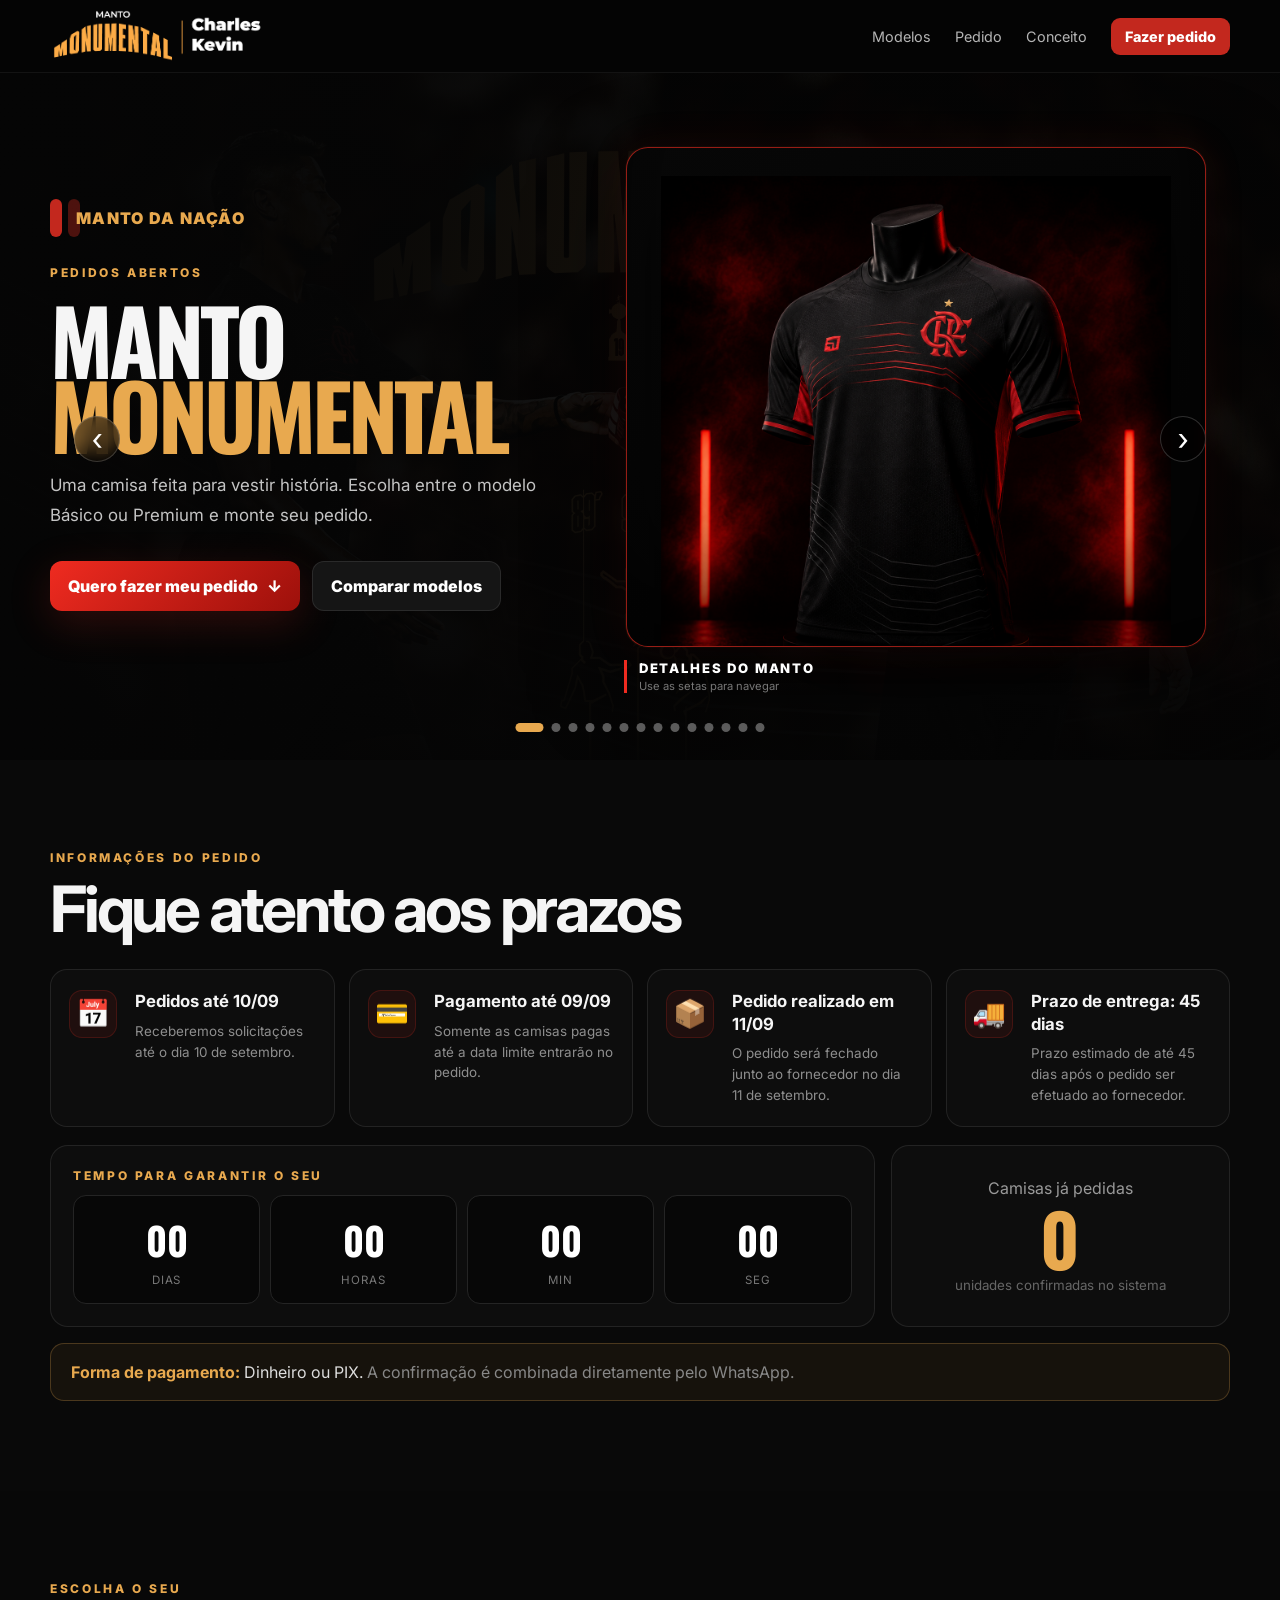
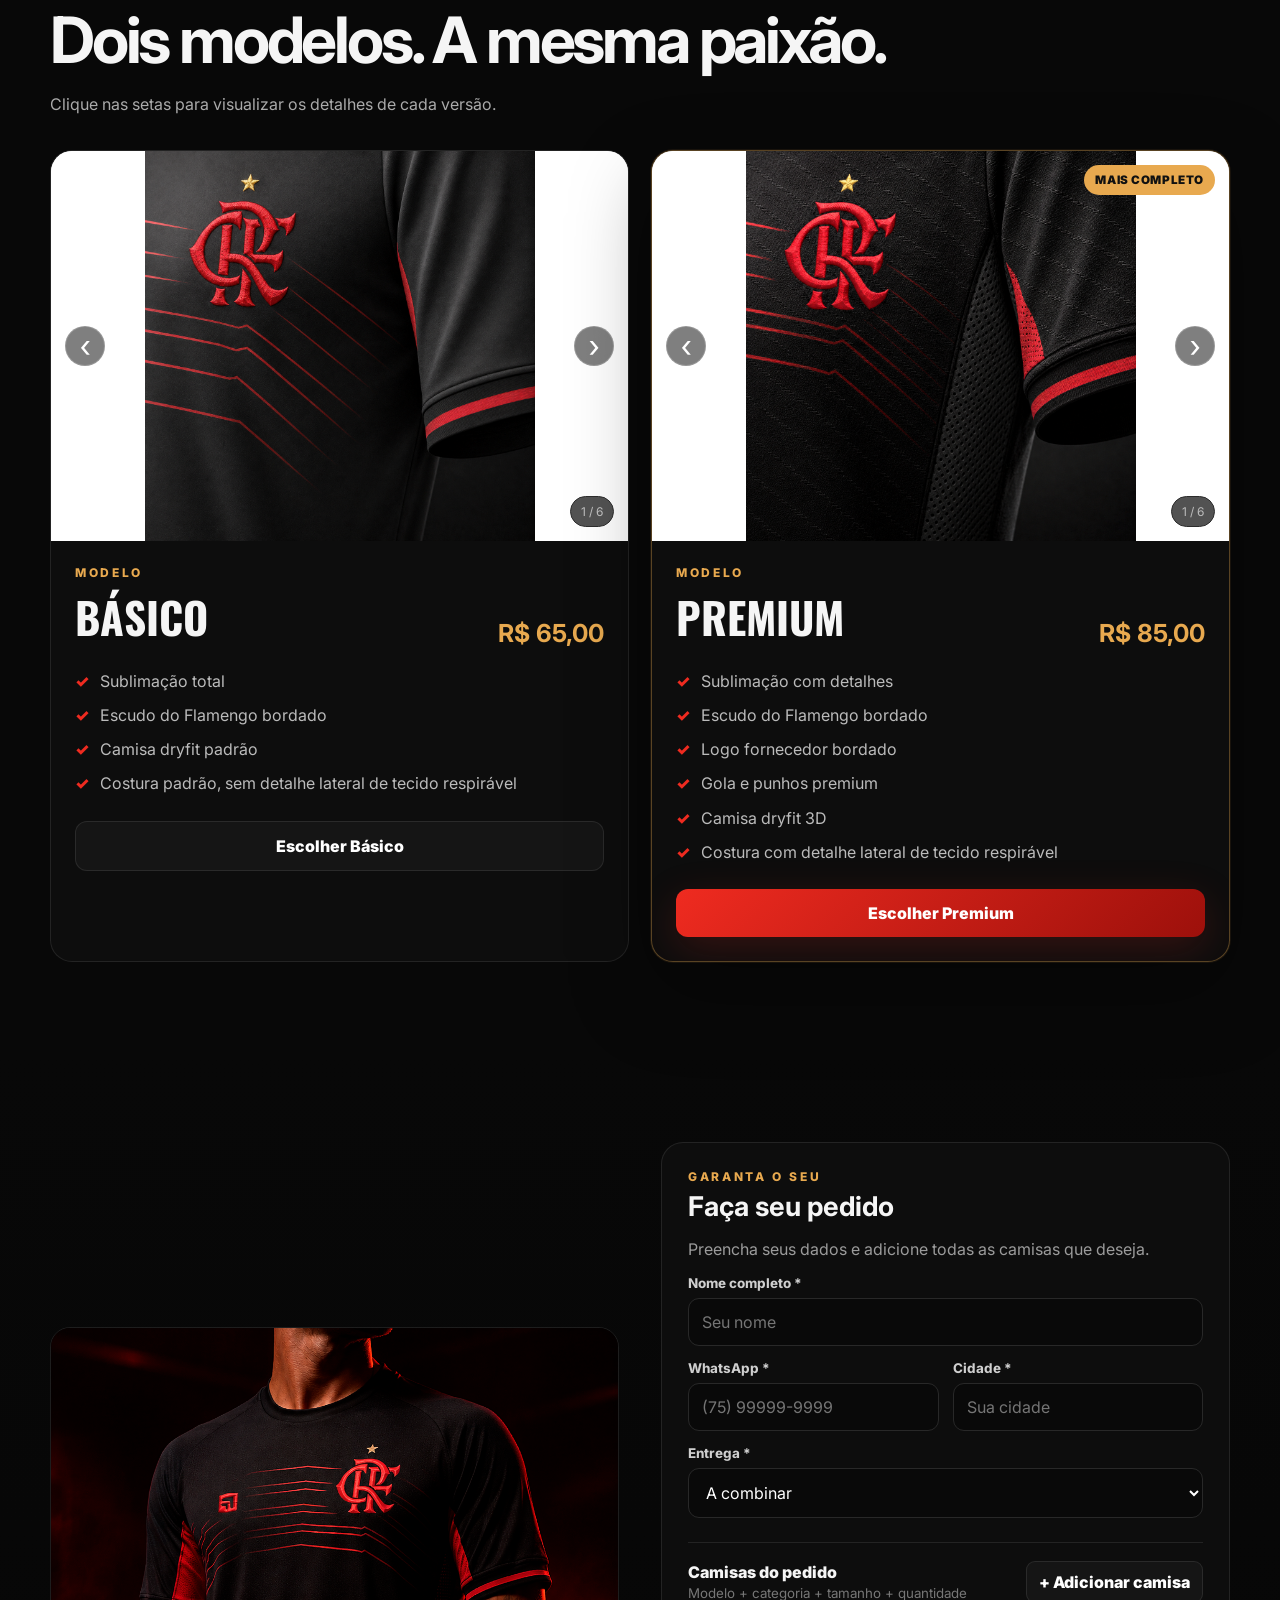
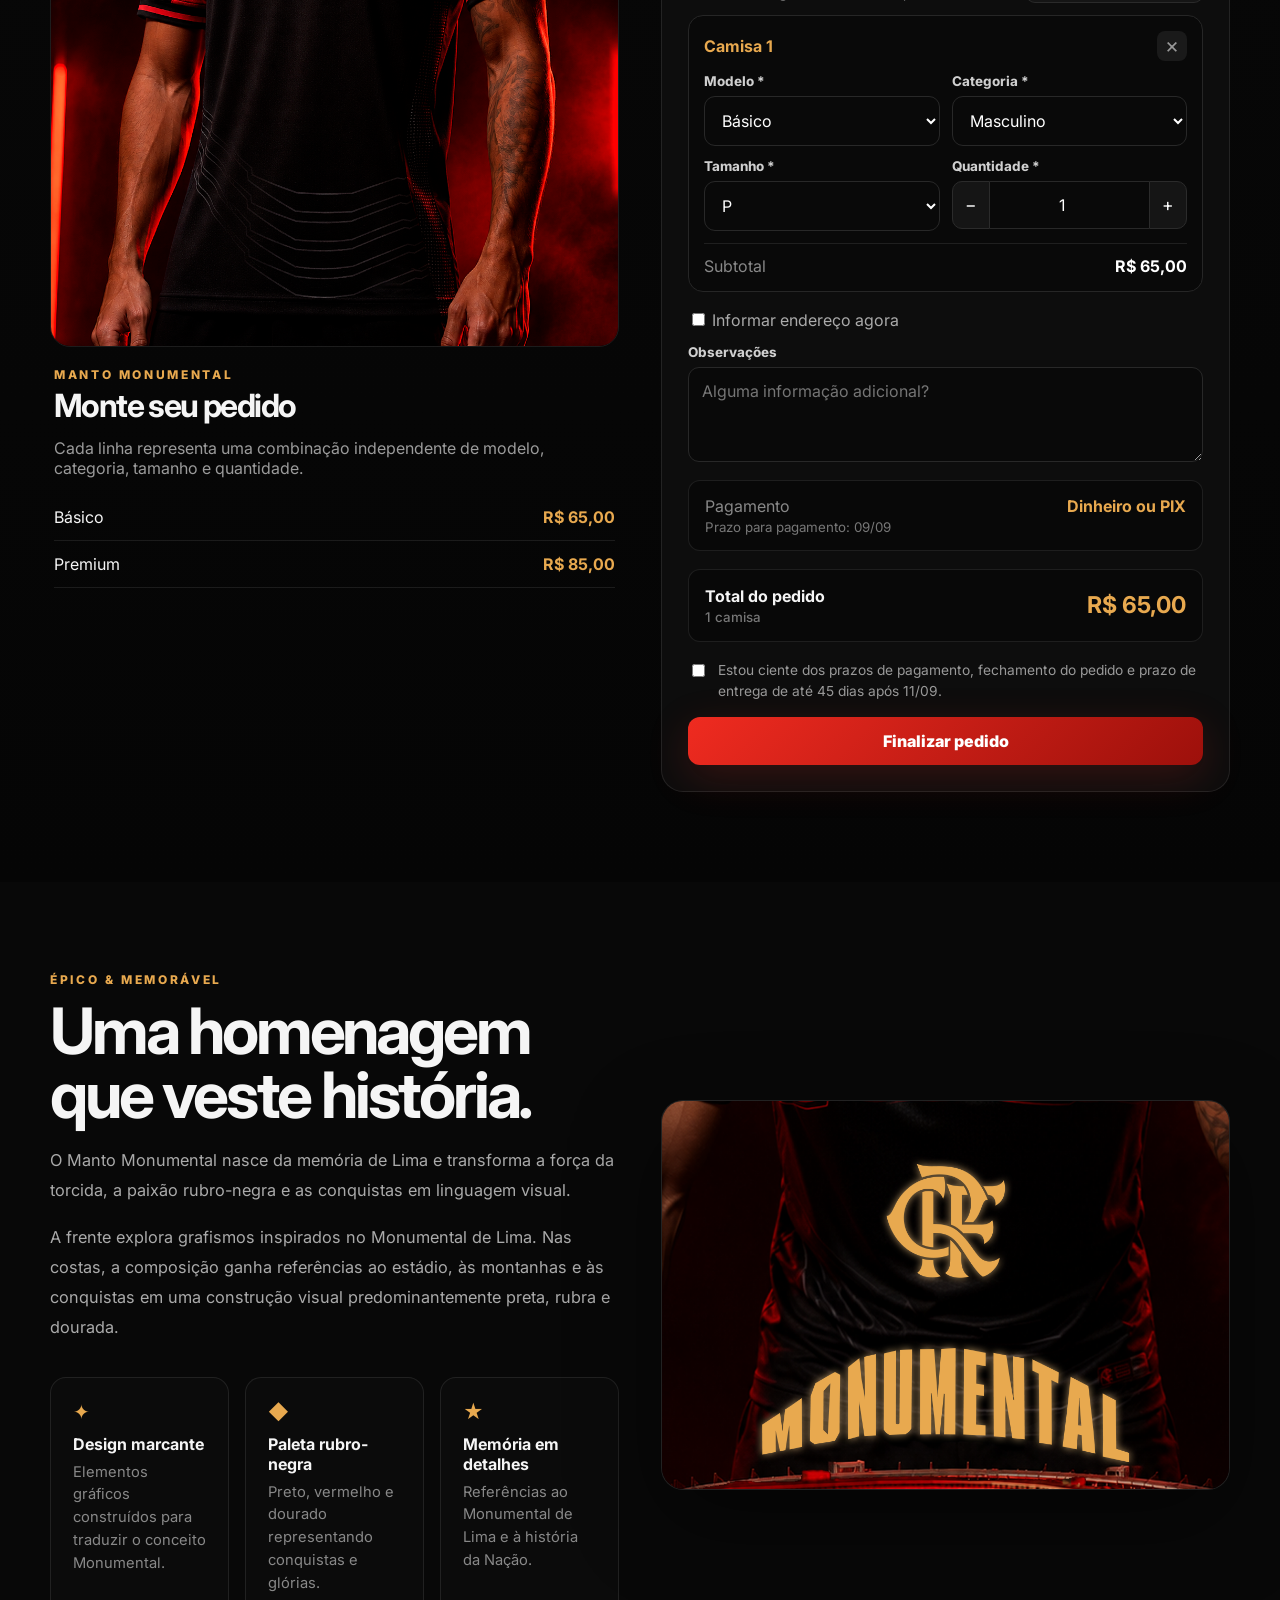
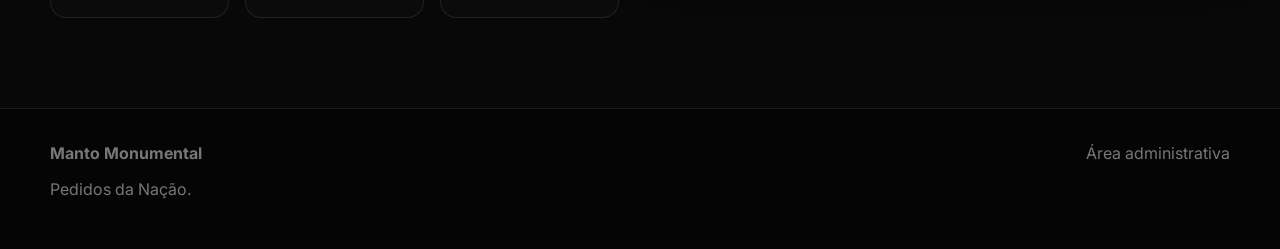
<file: index.html>
<!doctype html><html lang="pt-BR"><head><meta charset="utf-8"><meta name="viewport" content="width=device-width,initial-scale=1"><meta name="theme-color" content="#050505"><title>Manto Monumental — Pedidos</title><meta name="description" content="Faça seu pedido do Manto Monumental."><link rel="preconnect" href="https://fonts.googleapis.com"><link rel="preconnect" href="https://fonts.gstatic.com" crossorigin><link href="https://fonts.googleapis.com/css2?family=Inter:wght@400;500;600;700;800;900&family=Oswald:wght@500;600;700&display=swap" rel="stylesheet"><link rel="stylesheet" href="styles.css"><style>
/* Fundo branco somente na área das imagens dos modelos */
#modelos .model-carousel { background: #fff !important; }
#modelos .model-slides { background: #fff !important; }
</style></head><body>
<header class="topbar"><div class="container topbar-inner"><a href="#inicio" class="logo logo-image-link" aria-label="Manto Monumental — Charles Kevin"><img src="assets/logo-charles-kevin.png" alt="Manto Monumental — Charles Kevin" class="site-logo-image"></a><nav><a href="#modelos">Modelos</a><a href="#pedido">Pedido</a><a href="#conceito">Conceito</a><a href="#pedido" class="nav-cta">Fazer pedido</a></nav></div></header>
<main>
<section id="inicio" class="hero hero-carousel hero-v5">
  <div class="hero-bg" aria-hidden="true">
    <img src="assets/gallery/hero-jogadores.png" alt="">
  </div>

  <div class="container hero-v5-layout">
    <div class="hero-content hero-v5-copy">
      <div class="brand-row"><span class="brand-mark"></span> Manto da Nação</div>
      <div class="eyebrow hero-eyebrow">Pedidos abertos</div>
      <h1>Manto <span>Monumental</span></h1>
      <p>Uma camisa feita para vestir história. Escolha entre o modelo Básico ou Premium e monte seu pedido.</p>
      <div class="hero-actions">
        <a class="btn btn-primary" href="#pedido">Quero fazer meu pedido <span>↓</span></a>
        <a class="btn btn-secondary" href="#modelos">Comparar modelos</a>
      </div>
    </div>

    <div class="hero-showcase" aria-label="Galeria principal do Manto Monumental">
      <div class="hero-showcase-glow"></div>
      <div class="hero-frame">
        <div class="hero-slides" id="hero-slides">
          <div class="hero-slide active"><img src="assets/gallery/hero-banner-01.png" alt="Manto Monumental — camisa em manequim"></div>
          <div class="hero-slide"><img src="assets/gallery/hero-banner-02.png" alt="Manto Monumental — jogador e estádio"></div>
          <div class="hero-slide"><img src="assets/gallery/hero-banner-03.png" alt="Manto Monumental — camisa em meio à torcida"></div>
          <div class="hero-slide"><img src="assets/gallery/hero-banner-04.png" alt="Manto Monumental — jogador em ambiente escuro"></div>
          <div class="hero-slide"><img src="assets/gallery/hero-banner-05.png" alt="Manto Monumental — detalhe do tecido premium"></div>
          <div class="hero-slide"><img src="assets/gallery/hero-banner-06.png" alt="Manto Monumental — detalhe da manga premium"></div>
          <div class="hero-slide"><img src="assets/gallery/hero-banner-07.png" alt="Manto Monumental — detalhe da marca do fornecedor"></div>
        </div>
          <div class="hero-slide"><img src="assets/gallery/frente-movimento.png" alt="Manto Monumental — frente em movimento"></div>
          <div class="hero-slide"><img src="assets/gallery/frente.png" alt="Manto Monumental — vista frontal"></div>
          <div class="hero-slide"><img src="assets/gallery/costas-movimento.png" alt="Manto Monumental — costas em movimento"></div>
          <div class="hero-slide"><img src="assets/gallery/costas.png" alt="Manto Monumental — vista traseira"></div>
          <div class="hero-slide"><img src="assets/gallery/lateral.png" alt="Manto Monumental — vista lateral"></div>
          <div class="hero-slide"><img src="assets/gallery/patch.png" alt="Detalhe do patch do Manto Monumental"></div>
          <div class="hero-slide"><img src="assets/gallery/escudo-detalhe.png" alt="Detalhe do escudo bordado"></div>
        </div>
        <div class="hero-frame-label"><span>Detalhes do Manto</span><small>Use as setas para navegar</small></div>
      </div>
      <button class="carousel-arrow hero-prev" type="button" aria-label="Imagem anterior">‹</button>
      <button class="carousel-arrow hero-next" type="button" aria-label="Próxima imagem">›</button>
      <div class="hero-dots" id="hero-dots"></div>
    </div>
  </div>
</section>
<section class="section deadline-section"><div class="container"><div class="eyebrow">Informações do pedido</div><h2 class="section-title">Fique atento aos prazos</h2><div class="deadline-grid">
<article class="deadline-card"><div class="deadline-icon">📅</div><div><b>Pedidos até 10/09</b><p>Receberemos solicitações até o dia 10 de setembro.</p></div></article><article class="deadline-card"><div class="deadline-icon">💳</div><div><b>Pagamento até 09/09</b><p>Somente as camisas pagas até a data limite entrarão no pedido.</p></div></article><article class="deadline-card"><div class="deadline-icon">📦</div><div><b>Pedido realizado em 11/09</b><p>O pedido será fechado junto ao fornecedor no dia 11 de setembro.</p></div></article><article class="deadline-card"><div class="deadline-icon">🚚</div><div><b>Prazo de entrega: 45 dias</b><p>Prazo estimado de até 45 dias após o pedido ser efetuado ao fornecedor.</p></div></article></div>
<div class="countdown-panel"><div><div class="eyebrow">Tempo para garantir o seu</div><div class="countdown" id="countdown"><div><strong id="cd-days">00</strong><span>dias</span></div><div><strong id="cd-hours">00</strong><span>horas</span></div><div><strong id="cd-minutes">00</strong><span>min</span></div><div><strong id="cd-seconds">00</strong><span>seg</span></div></div></div><div class="shirt-counter"><span>Camisas já pedidas</span><strong id="public-shirt-count">0</strong><small>unidades confirmadas no sistema</small></div></div>
<div class="payment-note"><b>Forma de pagamento:</b> Dinheiro ou PIX. <span>A confirmação é combinada diretamente pelo WhatsApp.</span></div></div></section>
<section id="modelos" class="section section-dark"><div class="container"><div class="eyebrow">Escolha o seu</div><h2 class="section-title">Dois modelos. A mesma paixão.</h2><p class="section-lead">Clique nas setas para visualizar os detalhes de cada versão.</p><div class="models-grid">
<article class="model-card"><div class="model-carousel" data-carousel><div class="model-slides"><img class="active" src="assets/gallery/basico-01-detalhe-manga.png" alt="Básico — detalhe da manga"><img src="assets/gallery/basico-02-detalhe-minuti.png" alt="Básico — detalhe da marca do fornecedor"><img src="assets/gallery/basico-03-lado.png" alt="Básico — vista lateral"><img src="assets/gallery/basico-04-frente.png" alt="Básico — vista frontal"><img src="assets/gallery/basico-05-tecido.png" alt="Básico — detalhe do tecido"><img src="assets/gallery/basico-06-costas.png" alt="Básico — vista traseira"></div><button type="button" class="carousel-arrow model-prev">‹</button><button type="button" class="carousel-arrow model-next">›</button><div class="model-counter">1 / 6</div></div><div class="model-content"><div class="model-head"><div><div class="eyebrow">Modelo</div><h3>Básico</h3></div><strong>R$ 65,00</strong></div><ul class="features-list"><li>Sublimação total</li><li>Escudo do Flamengo bordado</li><li>Camisa dryfit padrão</li><li>Costura padrão, sem detalhe lateral de tecido respirável</li></ul><a href="#pedido" class="btn btn-secondary choose-model" data-model="Básico">Escolher Básico</a></div></article>
<article class="model-card featured-model"><div class="model-badge">Mais completo</div><div class="model-carousel" data-carousel><div class="model-slides"><img class="active" src="assets/gallery/premium-01-detalhe-manga.png" alt="Premium — detalhe da manga"><img src="assets/gallery/premium-02-detalhe-minuti.png" alt="Premium — detalhe da marca do fornecedor"><img src="assets/gallery/premium-03-lado.png" alt="Premium — vista lateral"><img src="assets/gallery/premium-04-frente.png" alt="Premium — vista frontal"><img src="assets/gallery/premium-05-tecido.png" alt="Premium — detalhe do tecido"><img src="assets/gallery/premium-06-costas.png" alt="Premium — vista traseira"></div><button type="button" class="carousel-arrow model-prev">‹</button><button type="button" class="carousel-arrow model-next">›</button><div class="model-counter">1 / 6</div></div><div class="model-content"><div class="model-head"><div><div class="eyebrow">Modelo</div><h3>Premium</h3></div><strong>R$ 85,00</strong></div><ul class="features-list"><li>Sublimação com detalhes</li><li>Escudo do Flamengo bordado</li><li>Logo fornecedor bordado</li><li>Gola e punhos premium</li><li>Camisa dryfit 3D</li><li>Costura com detalhe lateral de tecido respirável</li></ul><a href="#pedido" class="btn btn-primary choose-model" data-model="Premium">Escolher Premium</a></div></article>
</div></div></section>
<section class="section order-wrap" id="pedido"><div class="container order-grid"><aside class="product-card"><img src="assets/gallery/pedido-lateral.png" alt="Manto Monumental — camisa vestida"><div class="product-info"><div class="eyebrow">Manto Monumental</div><h2>Monte seu pedido</h2><p class="muted">Cada linha representa uma combinação independente de modelo, categoria, tamanho e quantidade.</p><div class="mini-price"><span>Básico</span><b>R$ 65,00</b></div><div class="mini-price"><span>Premium</span><b>R$ 85,00</b></div></div></aside>
<form class="form-card" id="order-form"><div class="eyebrow">Garanta o seu</div><h3>Faça seu pedido</h3><p class="muted">Preencha seus dados e adicione todas as camisas que deseja.</p><div class="form-grid customer-grid"><div class="field full"><label>Nome completo *</label><input required name="name" placeholder="Seu nome"></div><div class="field"><label>WhatsApp *</label><input required name="whatsapp" inputmode="tel" placeholder="(75) 99999-9999"></div><div class="field"><label>Cidade *</label><input required name="city" placeholder="Sua cidade"></div><div class="field full"><label>Entrega *</label><select name="delivery" required><option value="A combinar" selected>A combinar</option><option>Retirada</option><option>Entrega</option><option>Envio</option></select></div></div><div class="form-section-title"><div><span>Camisas do pedido</span><small>Modelo + categoria + tamanho + quantidade</small></div><button type="button" class="btn btn-secondary compact" id="add-item">+ Adicionar camisa</button></div><div id="items-container" class="items-container"></div><div class="address-toggle"><label><input type="checkbox" id="show-address"> Informar endereço agora</label></div><div id="address-fields" class="form-grid hidden"><div class="field"><label>Bairro</label><input name="neighborhood"></div><div class="field"><label>Endereço</label><input name="address"></div><div class="field"><label>Número</label><input name="addressNumber"></div><div class="field"><label>Complemento</label><input name="complement"></div></div><div class="field full notes-field"><label>Observações</label><textarea name="notes" placeholder="Alguma informação adicional?"></textarea></div><div class="payment-static"><span>Pagamento</span><strong>Dinheiro ou PIX</strong><small>Prazo para pagamento: 09/09</small></div><div class="total-box"><span><b>Total do pedido</b><small id="total-quantity">1 camisa</small></span><strong id="order-total">R$ 65,00</strong></div><label class="terms-check"><input type="checkbox" required><span>Estou ciente dos prazos de pagamento, fechamento do pedido e prazo de entrega de até 45 dias após 11/09.</span></label><button class="btn btn-primary submit-btn" type="submit" id="submit-button">Finalizar pedido</button><div id="form-message" aria-live="polite"></div></form></div></section>
<section id="conceito" class="section section-dark"><div class="container story-grid"><div class="story-copy"><div class="eyebrow">Épico & memorável</div><h2>Uma homenagem que veste história.</h2><p>O Manto Monumental nasce da memória de Lima e transforma a força da torcida, a paixão rubro-negra e as conquistas em linguagem visual.</p><p>A frente explora grafismos inspirados no Monumental de Lima. Nas costas, a composição ganha referências ao estádio, às montanhas e às conquistas em uma construção visual predominantemente preta, rubra e dourada.</p><div class="feature-grid"><article class="feature"><div class="feature-icon">✦</div><b>Design marcante</b><p>Elementos gráficos construídos para traduzir o conceito Monumental.</p></article><article class="feature"><div class="feature-icon">◆</div><b>Paleta rubro-negra</b><p>Preto, vermelho e dourado representando conquistas e glórias.</p></article><article class="feature"><div class="feature-icon">★</div><b>Memória em detalhes</b><p>Referências ao Monumental de Lima e à história da Nação.</p></article></div></div><div class="visual-card"><img src="assets/gallery/tela-3.png" alt="Conceito Manto Monumental"></div></div></section>
</main><footer class="footer"><div class="container footer-inner"><div><b>Manto Monumental</b><p>Pedidos da Nação.</p></div><a href="admin.html">Área administrativa</a></div></footer><script src="config.js"></script><script src="app.js"></script></body></html>
</file>
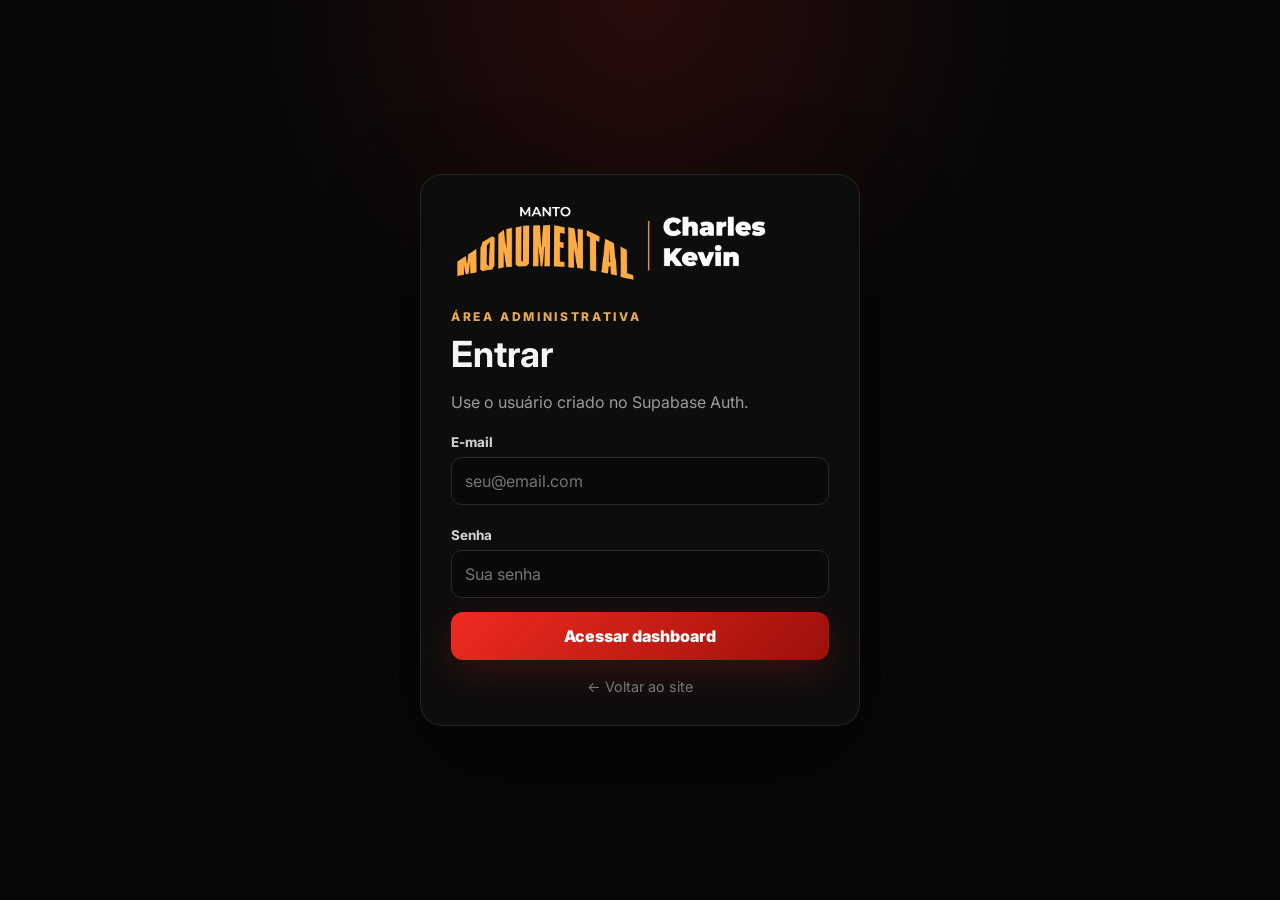
<file: admin.html>
<!doctype html><html lang="pt-BR"><head><meta charset="utf-8"><meta name="viewport" content="width=device-width,initial-scale=1"><title>Dashboard — Manto Monumental</title><link rel="preconnect" href="https://fonts.googleapis.com"><link rel="preconnect" href="https://fonts.gstatic.com" crossorigin><link href="https://fonts.googleapis.com/css2?family=Inter:wght@400;500;600;700;800;900&family=Oswald:wght@500;600;700&display=swap" rel="stylesheet"><link rel="stylesheet" href="styles.css"></head><body class="admin-body">
<section id="login-screen" class="login-screen"><form id="login-form" class="login-card"><div class="brand-row admin-login-brand"><img src="assets/logo-charles-kevin.png" alt="Manto Monumental — Charles Kevin" class="admin-login-logo"></div><div class="eyebrow">Área administrativa</div><h1>Entrar</h1><p class="muted remote-login">Use o usuário criado no Supabase Auth.</p><div class="field remote-login"><label>E-mail</label><input id="admin-email" type="email" placeholder="seu@email.com"></div><div class="field"><label>Senha</label><input id="admin-password" type="password" required placeholder="Sua senha"></div><button class="btn btn-primary" type="submit">Acessar dashboard</button><div id="login-message"></div><a class="back-link" href="index.html">← Voltar ao site</a></form></section>
<div id="dashboard" class="admin-shell hidden"><header class="admin-top"><div class="admin-top-inner"><div class="admin-logo"><img src="assets/logo-charles-kevin.png" alt="Manto Monumental — Charles Kevin" class="admin-header-logo"><span class="admin-badge">Admin</span></div><div class="admin-actions"><button class="btn btn-primary compact" id="new-order-btn">+ Venda manual</button><button class="btn btn-secondary compact" id="logout-btn">Sair</button></div></div></header>
<div class="admin-layout"><aside class="admin-sidebar"><button class="admin-nav active" data-view="home">Visão geral</button><button class="admin-nav" data-view="orders">Pedidos</button><button class="admin-nav" data-view="reports">Relatórios</button><a class="admin-nav" href="index.html" target="_blank">Ver página pública ↗</a></aside><main class="admin-main">
<section class="admin-view active" id="view-home"><div class="eyebrow">Dashboard</div><div class="admin-heading"><div><h1 class="admin-title">Visão geral</h1><p class="muted">Acompanhe pedidos, vendas, custos e lucro.</p></div><button class="btn btn-secondary compact" id="refresh-btn">Atualizar</button></div><div id="admin-message"></div><div class="metrics"><article class="metric"><small>Pedidos</small><strong id="metric-orders">0</strong></article><article class="metric"><small>Camisas</small><strong id="metric-qty">0</strong></article><article class="metric"><small>Faturamento líquido</small><strong id="metric-revenue">R$ 0,00</strong></article><article class="metric"><small>Lucro estimado</small><strong id="metric-profit">R$ 0,00</strong></article></div><div class="admin-grid"><section class="panel"><div class="panel-head"><div><div class="eyebrow">Distribuição</div><h3>Pedidos por modelo</h3></div></div><div class="pie-layout"><div class="pie-chart" id="model-pie"></div><div class="pie-legend"><div><i class="legend-basic"></i><span>Básico</span><b id="pie-basic">0</b></div><div><i class="legend-premium"></i><span>Premium</span><b id="pie-premium">0</b></div></div></div></section><section class="panel"><div class="eyebrow">Produção</div><h3>Resumo por variação</h3><div id="production-list" class="production-list"></div></section></div></section>
<section class="admin-view" id="view-orders"><div class="eyebrow">Gestão</div><div class="admin-heading"><div><h1 class="admin-title">Pedidos</h1><p class="muted">Edite qualquer venda, aplique desconto, fale com o cliente e envie cobranças vinculadas ao prazo de 29/08.</p></div><button class="btn btn-primary compact" id="new-order-btn-2">+ Venda manual</button></div><section class="panel"><div class="panel-head"><div class="filters"><input id="search-input" placeholder="Buscar cliente, pedido ou WhatsApp"><select id="status-filter"><option>Todos</option><option>Novo</option><option>Aguardando pagamento</option><option>Pago</option><option>Em produção</option><option>Pronto</option><option>Entregue</option><option>Cancelado</option></select></div><div><span class="muted"><b id="result-count">0</b> pedidos</span> <button class="btn btn-secondary compact" id="csv-btn">Exportar CSV</button></div></div><div class="table-wrap"><table class="orders-table"><thead><tr><th>Pedido</th><th>Cliente</th><th>Itens</th><th>Total</th><th>Desconto</th><th>Lucro</th><th>Status</th><th>Ações</th></tr></thead><tbody id="orders-body"></tbody></table><div id="table-empty" class="empty hidden">Nenhum pedido encontrado.</div></div></section></section>
<section class="admin-view" id="view-reports"><div class="eyebrow">Financeiro</div><h1 class="admin-title">Relatórios</h1><p class="muted">Indicadores calculados considerando descontos, custos e status de pagamento.</p><div class="report-grid"><article class="report-card"><small>Pedidos pendentes</small><strong id="report-pending-count">0</strong><p>Novo ou aguardando pagamento</p></article><article class="report-card"><small>Valor a receber</small><strong id="report-receivable">R$ 0,00</strong><p>Total líquido dos pedidos pendentes</p></article><article class="report-card"><small>Valor recebido</small><strong id="report-received">R$ 0,00</strong><p>Pedidos marcados como pagos ou posteriores</p></article><article class="report-card"><small>Lucro estimado</small><strong id="report-profit-estimated">R$ 0,00</strong><p>Todos os pedidos ativos, inclusive pendentes</p></article><article class="report-card"><small>Lucro obtido</small><strong id="report-profit-obtained">R$ 0,00</strong><p>Somente pedidos já pagos</p></article><article class="report-card"><small>Custo total estimado</small><strong id="report-cost">R$ 0,00</strong><p>Custo dos modelos Básico e Premium</p></article></div><section class="panel report-table-panel"><div class="panel-head"><div><div class="eyebrow">Detalhamento</div><h3>Resultado por pedido</h3></div></div><div class="table-wrap"><table class="orders-table report-table"><thead><tr><th>Pedido</th><th>Cliente</th><th>Venda bruta</th><th>Desconto</th><th>Receita líquida</th><th>Custo</th><th>Lucro</th><th>Status</th></tr></thead><tbody id="report-body"></tbody></table></div></section></section>
</main></div></div>
<div class="modal-backdrop hidden" id="order-modal"><div class="order-modal-card"><div class="modal-head"><div><div class="eyebrow" id="modal-kicker">Pedido</div><h2 id="modal-title">Editar pedido</h2></div><button type="button" class="modal-close" id="modal-close">×</button></div><form id="admin-order-form"><input type="hidden" id="edit-order-id"><div class="form-grid"><div class="field full"><label>Nome do cliente *</label><input id="edit-name" required></div><div class="field"><label>WhatsApp *</label><input id="edit-whatsapp" required></div><div class="field"><label>Cidade *</label><input id="edit-city" required></div><div class="field"><label>Entrega</label><select id="edit-delivery"><option>A combinar</option><option>Retirada</option><option>Entrega</option><option>Envio</option></select></div><div class="field"><label>Status</label><select id="edit-status"><option>Novo</option><option>Aguardando pagamento</option><option>Pago</option><option>Em produção</option><option>Pronto</option><option>Entregue</option><option>Cancelado</option></select></div><div class="field full"><label>Observações</label><textarea id="edit-notes"></textarea></div></div><div class="form-section-title"><div><span>Itens do pedido</span><small>Edite modelo, categoria, tamanho e quantidade</small></div><button type="button" class="btn btn-secondary compact" id="admin-add-item">+ Adicionar item</button></div><div id="admin-items" class="items-container"></div><div class="discount-box"><div class="field"><label>Desconto do pedido (R$)</label><input id="edit-discount" type="number" min="0" step="0.01" value="0"></div><div class="order-calc"><span>Venda bruta <b id="calc-subtotal">R$ 0,00</b></span><span>Custo <b id="calc-cost">R$ 0,00</b></span><span>Desconto <b id="calc-discount">R$ 0,00</b></span><span class="calc-total">Total líquido <b id="calc-total">R$ 0,00</b></span><span class="calc-profit">Lucro <b id="calc-profit">R$ 0,00</b></span></div></div><button class="btn btn-primary submit-btn" type="submit">Salvar pedido</button></form></div></div>
<script src="config.js"></script><script src="admin.js"></script></body></html>
</file>
<file: styles.css>
:root{--bg:#050505;--panel:#0c0c0c;--red:#c3281e;--red2:#ef2b20;--gold:#e8a94f;--text:#f5f5f5;--muted:#9b9b9b;--line:rgba(255,255,255,.09)}*{box-sizing:border-box}html{scroll-behavior:smooth}body{margin:0;background:var(--bg);color:var(--text);font-family:Inter,ui-sans-serif,system-ui,-apple-system,BlinkMacSystemFont,"Segoe UI",sans-serif}a{color:inherit;text-decoration:none}button,input,select,textarea{font:inherit}button{cursor:pointer}.container{width:min(1180px,calc(100% - 32px));margin:auto}.eyebrow{font-size:.75rem;letter-spacing:.22em;text-transform:uppercase;color:var(--gold);font-weight:800}.muted{color:var(--muted)}.small{font-size:13px}.hidden{display:none!important}.brand-mark{display:inline-block;width:12px;height:38px;background:var(--red);border-radius:8px;box-shadow:18px 0 0 rgba(195,40,30,.38)}.btn{border:0;border-radius:12px;padding:14px 18px;font-weight:850;display:inline-flex;align-items:center;justify-content:center;gap:9px;transition:.2s}.btn-primary{background:linear-gradient(135deg,var(--red2),#9d100b);color:#fff;box-shadow:0 12px 40px rgba(195,40,30,.22)}.btn-primary:hover{transform:translateY(-1px);filter:brightness(1.08)}.btn-secondary{background:#151515;border:1px solid var(--line);color:#fff}.btn:disabled{opacity:.55;cursor:not-allowed;transform:none}.compact{padding:10px 12px;border-radius:9px}.topbar{position:fixed;top:0;left:0;right:0;z-index:50;background:rgba(5,5,5,.72);backdrop-filter:blur(16px);border-bottom:1px solid rgba(255,255,255,.06)}.topbar-inner{height:72px;display:flex;align-items:center;justify-content:space-between;gap:25px}.logo{display:flex;align-items:center;gap:14px;font-weight:800;letter-spacing:.05em}.logo b{color:var(--gold)}.topbar nav{display:flex;align-items:center;gap:24px;color:#b5b5b5;font-size:.9rem}.topbar nav a:hover{color:#fff}.nav-cta{padding:10px 14px;border-radius:9px;background:var(--red);color:#fff!important;font-weight:800}.hero{min-height:100vh;display:grid;align-items:center;position:relative;overflow:hidden;background:radial-gradient(circle at 76% 45%,rgba(195,40,30,.18),transparent 34%),#050505}.hero:before{content:"";position:absolute;inset:0;background:linear-gradient(90deg,rgba(5,5,5,.99) 0%,rgba(5,5,5,.87) 43%,rgba(5,5,5,.1) 72%,rgba(5,5,5,.45) 100%);z-index:1}.hero-img{position:absolute;right:0;top:0;width:58%;height:100%;object-fit:cover;opacity:.88}.hero-content{position:relative;z-index:2;max-width:690px;padding:140px 0 100px}.brand-row{display:flex;align-items:center;gap:14px;color:var(--gold);font-weight:900;letter-spacing:.08em;text-transform:uppercase}.hero-eyebrow{margin-top:30px}.hero h1{font-family:Oswald,Inter,sans-serif;font-size:clamp(4rem,9vw,8rem);line-height:.83;margin:24px 0;text-transform:uppercase;letter-spacing:-.045em}.hero h1 span{color:var(--gold);display:block}.hero p{max-width:600px;font-size:1.06rem;line-height:1.75;color:#c4c4c4}.hero-actions{display:flex;gap:12px;flex-wrap:wrap;margin-top:30px}.trust{display:flex;gap:24px;flex-wrap:wrap;margin-top:35px;color:#aaa;font-size:.9rem}.trust strong{color:#fff;display:block;font-size:1.08rem;margin-bottom:2px}.section{padding:90px 0}.section-dark{background:#080808}.section h2{font-size:clamp(2.1rem,5vw,4rem);letter-spacing:-.05em;line-height:1;margin:12px 0 18px}.story-grid,.product-grid,.order-grid{display:grid;grid-template-columns:1fr 1fr;gap:42px;align-items:center}.story-copy p{font-size:1.02rem;line-height:1.85;color:#aaa}.visual-card{border:1px solid var(--line);border-radius:22px;overflow:hidden;background:#0c0c0c;box-shadow:0 30px 90px rgba(0,0,0,.45)}.visual-card img{display:block;width:100%;height:auto}.feature-grid{display:grid;grid-template-columns:repeat(3,1fr);gap:16px;margin-top:34px}.feature{padding:22px;border:1px solid var(--line);background:#0b0b0b;border-radius:16px}.feature-icon{font-size:1.25rem;color:var(--gold)}.feature b{display:block;margin:10px 0 7px}.feature p{margin:0;color:#888;line-height:1.55;font-size:.92rem}.color-row{display:flex;gap:10px;margin:24px 0}.color-row span{width:46px;height:46px;border-radius:50%;background:var(--swatch);border:1px solid rgba(255,255,255,.12)}.order-wrap{background:linear-gradient(180deg,#080808,#050505)}.product-card{position:sticky;top:95px}.product-card>img{width:100%;border-radius:20px;border:1px solid var(--line);display:block}.product-info{padding:20px 4px}.product-info h2{font-size:2rem;margin:8px 0}.price{font-size:2rem;font-weight:900;color:var(--gold);margin:10px 0}.form-card{background:#0d0d0d;border:1px solid var(--line);border-radius:22px;padding:26px}.form-card h3{margin:6px 0;font-size:1.7rem}.form-grid{display:grid;grid-template-columns:1fr 1fr;gap:14px}.field{display:flex;flex-direction:column;gap:7px}.field.full{grid-column:1/-1}.field label{font-size:.84rem;font-weight:750;color:#cfcfcf}.field input,.field select,.field textarea,.filters input,.filters select{width:100%;background:#090909;border:1px solid #282828;color:#fff;border-radius:11px;padding:13px;outline:none}.field input:focus,.field select:focus,.field textarea:focus,.filters input:focus,.filters select:focus{border-color:var(--red);box-shadow:0 0 0 3px rgba(195,40,30,.12)}.field textarea{min-height:95px;resize:vertical}.total-box{display:flex;justify-content:space-between;align-items:center;padding:16px;border-radius:12px;background:#080808;border:1px solid var(--line);margin:18px 0}.total-box strong{font-size:1.45rem;color:var(--gold)}.submit-btn{width:100%}.form-message{margin-top:12px;padding:12px;border-radius:10px;font-size:.92rem}.success{background:rgba(21,129,77,.14);color:#7ee6ad;border:1px solid rgba(64,194,126,.25)}.error{background:rgba(195,40,30,.13);color:#ff958d;border:1px solid rgba(195,40,30,.3)}.footer{border-top:1px solid var(--line);padding:34px 0;color:#777}.footer-inner{display:flex;justify-content:space-between;gap:20px;flex-wrap:wrap}.admin-body{background:#070707}.login-screen{min-height:100vh;display:grid;place-items:center;padding:24px;background:radial-gradient(circle at 50% 0,rgba(195,40,30,.18),transparent 35%),#070707}.login-card{width:min(440px,100%);background:#0d0d0d;border:1px solid var(--line);border-radius:22px;padding:30px;box-shadow:0 35px 100px rgba(0,0,0,.45)}.login-card .brand-row{margin-bottom:28px}.login-card h1{font-size:2.25rem;margin:8px 0}.login-card .field{margin:22px 0 14px}.login-card .btn{width:100%}.back-link{display:block;text-align:center;color:#777;margin-top:18px;font-size:.9rem}.admin-shell{min-height:100vh;background:#070707}.admin-top{height:70px;border-bottom:1px solid var(--line);display:flex;align-items:center;background:#0a0a0a;position:sticky;top:0;z-index:20}.admin-top-inner{display:flex;justify-content:space-between;align-items:center;width:min(1380px,calc(100% - 32px));margin:auto}.admin-logo{display:flex;align-items:center;gap:10px;font-weight:900}.admin-main{width:min(1380px,calc(100% - 32px));margin:auto;padding:28px 0 50px}.admin-title{margin:8px 0 0}.metrics{display:grid;grid-template-columns:repeat(4,1fr);gap:14px;margin:22px 0}.metric{background:#0d0d0d;border:1px solid var(--line);padding:20px;border-radius:16px}.metric small{color:#8d8d8d}.metric strong{font-size:1.85rem;display:block;margin-top:8px}.admin-grid{display:grid;grid-template-columns:minmax(0,2fr) minmax(290px,1fr);gap:16px}.panel{background:#0d0d0d;border:1px solid var(--line);border-radius:16px;padding:18px;overflow:hidden}.panel-head{display:flex;justify-content:space-between;align-items:center;gap:14px;margin-bottom:16px}.filters{display:flex;gap:9px;flex-wrap:wrap;align-items:center}.filters input{width:210px;padding:10px}.filters select{width:190px;padding:10px}.table-wrap{overflow:auto}.orders-table{width:100%;border-collapse:collapse;min-width:920px}.orders-table th,.orders-table td{text-align:left;padding:13px 10px;border-bottom:1px solid var(--line);font-size:.9rem;vertical-align:middle}.orders-table th{font-size:.72rem;text-transform:uppercase;letter-spacing:.08em;color:#777}.orders-table a{color:#7eb6ff}.badge{display:inline-flex;min-width:34px;justify-content:center;background:#181818;border:1px solid #2c2c2c;border-radius:7px;padding:5px 8px;font-weight:800}.status-select{background:#111;border:1px solid #2b2b2b;color:#fff;padding:8px;border-radius:8px;max-width:170px}.empty{padding:34px;text-align:center;color:#777}.size-list{display:grid;gap:14px}.size-row{display:grid;grid-template-columns:35px 1fr 40px;gap:10px;align-items:center}.bar{height:8px;background:#191919;border-radius:99px;overflow:hidden}.bar i{display:block;height:100%;background:linear-gradient(90deg,var(--red),var(--gold));border-radius:99px}.panel-divider{border:0;border-top:1px solid var(--line);margin:22px 0}.personalization-list{margin-top:10px;display:grid;gap:8px}.personalization-item{padding:10px;background:#080808;border-radius:9px}.personalization-item div{font-size:12px;color:#777;margin-top:3px}@media(max-width:980px){.hero-img{width:80%;opacity:.42}.hero:before{background:linear-gradient(90deg,rgba(5,5,5,.97),rgba(5,5,5,.62))}.story-grid,.product-grid,.order-grid,.admin-grid{grid-template-columns:1fr}.product-card{position:relative;top:auto}.feature-grid{grid-template-columns:1fr}.metrics{grid-template-columns:repeat(2,1fr)}.panel-head{align-items:flex-start;flex-direction:column}}@media(max-width:680px){.topbar nav a:not(.nav-cta){display:none}.topbar-inner{height:64px}.logo{font-size:.85rem}.brand-mark{height:30px;width:9px}.hero-content{padding:115px 0 70px}.hero-img{width:100%}.hero h1{font-size:clamp(3.6rem,19vw,6rem)}.section{padding:65px 0}.form-card{padding:20px}.form-grid{grid-template-columns:1fr}.field.full{grid-column:auto}.metrics{grid-template-columns:1fr}.metric strong{font-size:1.6rem}.admin-logo .muted{display:none}.filters,.filters input,.filters select,.filters .btn{width:100%}.admin-top-inner>.btn{padding:10px 12px}.trust{gap:16px}.trust>div{width:calc(50% - 8px)}}

/* Ajustes V2 */
.section-title{font-size:clamp(2.1rem,5vw,4rem);letter-spacing:-.05em;line-height:1;margin:12px 0 18px}.section-lead{max-width:760px;color:#aaa;line-height:1.75;margin-bottom:32px}.deadline-section{background:#090909}.deadline-grid{display:grid;grid-template-columns:repeat(3,1fr);gap:15px;margin-top:28px}.deadline-card{display:flex;gap:18px;padding:22px;border:1px solid var(--line);background:#0d0d0d;border-radius:17px}.deadline-card>span{font-family:Oswald;font-size:2.4rem;color:var(--red2);line-height:1}.deadline-card b{font-size:1.05rem}.deadline-card p{color:#8e8e8e;margin:8px 0 0;line-height:1.55;font-size:.92rem}.payment-note{margin-top:16px;padding:18px 20px;border:1px solid rgba(232,169,79,.25);background:rgba(232,169,79,.06);border-radius:14px;color:#ddd}.payment-note b{color:var(--gold)}.payment-note span{color:#888}.models-grid{display:grid;grid-template-columns:1fr 1fr;gap:22px}.model-card{position:relative;background:#0d0d0d;border:1px solid var(--line);border-radius:22px;overflow:hidden}.featured-model{border-color:rgba(232,169,79,.35);box-shadow:0 0 0 1px rgba(232,169,79,.08),0 30px 80px rgba(0,0,0,.35)}.model-badge{position:absolute;z-index:2;right:14px;top:14px;background:var(--gold);color:#111;padding:8px 11px;border-radius:99px;font-size:.73rem;font-weight:900;text-transform:uppercase;letter-spacing:.05em}.model-gallery{display:grid;grid-template-columns:1fr 1fr;gap:2px;background:#111}.model-gallery img{width:100%;height:330px;object-fit:cover;display:block}.model-content{padding:24px}.model-head{display:flex;justify-content:space-between;gap:16px;align-items:end}.model-head h3{font-family:Oswald;font-size:2.7rem;text-transform:uppercase;margin:4px 0 0}.model-head strong{color:var(--gold);font-size:1.55rem;white-space:nowrap}.features-list{padding:0;margin:22px 0 25px;list-style:none;display:grid;gap:11px}.features-list li{position:relative;padding-left:25px;color:#bbb;line-height:1.45}.features-list li:before{content:'✓';position:absolute;left:0;color:var(--red2);font-weight:900}.model-card .btn{width:100%}.mini-price{display:flex;justify-content:space-between;border-bottom:1px solid var(--line);padding:13px 0}.mini-price b{color:var(--gold)}.customer-grid{margin-bottom:24px}.form-section-title{display:flex;justify-content:space-between;align-items:center;gap:12px;margin:18px 0 12px;padding-top:18px;border-top:1px solid var(--line)}.form-section-title span{display:block;font-weight:850}.form-section-title small{display:block;color:#777;margin-top:3px}.items-container{display:grid;gap:12px}.order-item{border:1px solid #262626;background:#090909;border-radius:15px;padding:15px}.order-item-head{display:flex;justify-content:space-between;align-items:center;margin-bottom:12px}.order-item-head b{color:var(--gold)}.remove-item{border:0;background:#1a1a1a;color:#999;width:30px;height:30px;border-radius:8px;font-size:1.35rem;line-height:1}.remove-item:hover{background:rgba(195,40,30,.25);color:#fff}.item-grid{display:grid;grid-template-columns:1fr 1fr;gap:12px}.item-subtotal{grid-column:1/-1;display:flex;justify-content:space-between;align-items:center;border-top:1px solid var(--line);padding-top:12px;color:#888}.item-subtotal strong{color:#fff}.qty-stepper{display:grid;grid-template-columns:38px 1fr 38px}.qty-stepper button{background:#151515;color:#fff;border:1px solid #2b2b2b;font-size:1.1rem}.qty-stepper button:first-child{border-radius:10px 0 0 10px}.qty-stepper button:last-child{border-radius:0 10px 10px 0}.qty-stepper input{border-radius:0;text-align:center;border-left:0;border-right:0}.address-toggle{margin:18px 0 12px;color:#aaa}.address-toggle input,.terms-check input{accent-color:var(--red)}.notes-field{margin-top:14px}.payment-static{display:grid;grid-template-columns:1fr auto;gap:3px 15px;padding:15px 16px;border-radius:12px;background:#080808;border:1px solid var(--line);margin-top:18px}.payment-static span{color:#888}.payment-static strong{color:var(--gold)}.payment-static small{grid-column:1/-1;color:#777}.total-box span small{display:block;color:#777;font-weight:500;margin-top:3px}.terms-check{display:flex;gap:10px;align-items:flex-start;color:#999;line-height:1.5;font-size:.86rem;margin:12px 0 16px}.terms-check input{margin-top:4px}.production-list{display:grid;gap:9px}.production-row{display:flex;justify-content:space-between;align-items:center;padding:11px 12px;background:#080808;border-radius:10px}.production-row small{display:block;color:#777;margin-top:3px}.production-row strong{font-size:1.35rem;color:var(--gold)}.admin-deadlines{display:grid;gap:9px;margin-top:12px;color:#888}.admin-deadlines span{display:flex;justify-content:space-between;padding:9px 0;border-bottom:1px solid var(--line)}.lines-cell{min-width:250px}.order-line{font-size:.82rem;padding:3px 0;color:#aaa}.order-line b{color:#fff}.order-line span{color:var(--gold)}
@media(max-width:980px){.deadline-grid{grid-template-columns:1fr}.models-grid{grid-template-columns:1fr}.model-gallery img{height:400px}}
@media(max-width:680px){.model-gallery img{height:220px}.model-content{padding:19px}.model-head h3{font-size:2.2rem}.model-head strong{font-size:1.25rem}.item-grid{grid-template-columns:1fr}.item-subtotal{grid-column:auto}.form-section-title{align-items:flex-start;flex-direction:column}.form-section-title .btn{width:100%}.payment-static{grid-template-columns:1fr}.payment-static strong{margin-top:2px}.deadline-card{padding:18px}}

/* V4 — carrosséis, contadores e dashboard financeiro */
.hero-carousel{position:relative;overflow:hidden;min-height:760px}.hero-slides,.hero-slide{position:absolute;inset:0}.hero-slide{opacity:0;transition:opacity .65s ease}.hero-slide.active{opacity:1}.hero-slide img{width:100%;height:100%;object-fit:cover;object-position:center}.hero-carousel:after{content:"";position:absolute;inset:0;background:linear-gradient(90deg,rgba(5,5,5,.96) 0%,rgba(5,5,5,.76) 42%,rgba(5,5,5,.25) 70%,rgba(5,5,5,.5) 100%);z-index:1}.hero-carousel .hero-content{position:relative;z-index:3}.carousel-arrow{position:absolute;z-index:6;width:46px;height:46px;border-radius:50%;border:1px solid rgba(255,255,255,.18);background:rgba(0,0,0,.5);backdrop-filter:blur(8px);color:#fff;font-size:2rem;line-height:1;display:grid;place-items:center;cursor:pointer}.carousel-arrow:hover{background:var(--red)}.hero-prev{left:24px;top:50%}.hero-next{right:24px;top:50%}.hero-dots{position:absolute;z-index:6;left:50%;bottom:28px;transform:translateX(-50%);display:flex;gap:8px}.hero-dots button{width:9px;height:9px;border:0;border-radius:50%;background:rgba(255,255,255,.35);padding:0}.hero-dots button.active{width:28px;border-radius:20px;background:var(--gold)}
.deadline-icon{flex:0 0 48px;height:48px;border-radius:13px;display:grid;place-items:center;background:rgba(195,40,30,.1);border:1px solid rgba(195,40,30,.23);font-size:1.35rem}.countdown-panel{display:grid;grid-template-columns:1.7fr .7fr;gap:16px;margin-top:18px}.countdown-panel>div{border:1px solid var(--line);background:#0d0d0d;border-radius:18px;padding:22px}.countdown{display:grid;grid-template-columns:repeat(4,1fr);gap:10px;margin-top:12px}.countdown>div{background:#070707;border:1px solid #242424;border-radius:13px;padding:15px;text-align:center}.countdown strong{font-family:Oswald;font-size:2.4rem;color:#fff;display:block}.countdown span{font-size:.72rem;color:#777;text-transform:uppercase;letter-spacing:.08em}.shirt-counter{display:flex;flex-direction:column;justify-content:center;text-align:center}.shirt-counter span{color:#999}.shirt-counter strong{font-family:Oswald;font-size:4.5rem;color:var(--gold);line-height:1.1}.shirt-counter small{color:#666}
.model-carousel{position:relative;height:390px;background:#050505;overflow:hidden}.model-slides{position:absolute;inset:0}.model-slides img{position:absolute;inset:0;width:100%;height:100%;object-fit:contain;opacity:0;transition:opacity .35s ease}.model-slides img.active{opacity:1}.model-carousel .carousel-arrow{top:50%;transform:translateY(-50%);width:40px;height:40px}.model-carousel .model-prev{left:14px}.model-carousel .model-next{right:14px}.model-counter{position:absolute;z-index:5;right:14px;bottom:14px;background:rgba(0,0,0,.68);border:1px solid #2c2c2c;border-radius:99px;padding:7px 10px;color:#bbb;font-size:.75rem}
.admin-actions{display:flex;gap:9px}.admin-layout{display:grid;grid-template-columns:220px minmax(0,1fr);min-height:calc(100vh - 70px)}.admin-sidebar{border-right:1px solid var(--line);padding:24px 14px;background:#090909}.admin-nav{width:100%;display:block;text-align:left;padding:12px 14px;margin-bottom:7px;border:0;border-radius:10px;background:transparent;color:#aaa;text-decoration:none;font:inherit;cursor:pointer}.admin-nav:hover,.admin-nav.active{background:#151515;color:#fff}.admin-nav.active{box-shadow:inset 3px 0 0 var(--red2)}.admin-main{width:auto;max-width:none;margin:0;padding:30px}.admin-view{display:none}.admin-view.active{display:block}.admin-heading{display:flex;justify-content:space-between;align-items:flex-end;gap:20px;margin-bottom:20px}.admin-heading .admin-title{margin-bottom:7px}.pie-layout{display:flex;align-items:center;gap:34px;padding:14px 4px 8px}.pie-chart{width:210px;aspect-ratio:1;border-radius:50%;position:relative;background:conic-gradient(var(--red2) 0 50%,var(--gold) 50% 100%);box-shadow:inset 0 0 0 1px #222}.pie-chart:after{content:"";position:absolute;inset:46px;border-radius:50%;background:#0d0d0d;border:1px solid #242424}.pie-legend{display:grid;gap:14px;min-width:180px}.pie-legend>div{display:grid;grid-template-columns:14px 1fr auto;align-items:center;gap:10px;padding-bottom:12px;border-bottom:1px solid var(--line)}.pie-legend i{width:10px;height:10px;border-radius:50%}.legend-basic{background:var(--red2)}.legend-premium{background:var(--gold)}.pie-legend b{font-size:1.25rem}.row-actions{display:flex;gap:7px;flex-wrap:wrap}.icon-btn{border:1px solid #292929;background:#141414;color:#ddd;border-radius:8px;padding:8px 10px;font-size:.78rem;text-decoration:none;cursor:pointer}.icon-btn:hover{border-color:#444;background:#1b1b1b}.whatsapp-btn{color:#91e2ae}.profit-value{color:#7ee6ad}.discount-value{color:#ff958d}.source-tag{display:inline-block;margin-top:5px;background:#171717;border:1px solid #272727;padding:3px 6px;border-radius:6px;color:#888}.report-grid{display:grid;grid-template-columns:repeat(3,1fr);gap:14px;margin:24px 0}.report-card{background:#0d0d0d;border:1px solid var(--line);border-radius:16px;padding:20px}.report-card small{color:#888}.report-card strong{display:block;font-size:1.85rem;margin:9px 0;color:#fff}.report-card p{margin:0;color:#666;font-size:.82rem;line-height:1.45}.report-table-panel{margin-top:18px}
.modal-backdrop{position:fixed;inset:0;z-index:100;background:rgba(0,0,0,.78);backdrop-filter:blur(7px);display:grid;place-items:center;padding:22px;overflow:auto}.order-modal-card{width:min(920px,100%);max-height:92vh;overflow:auto;background:#0d0d0d;border:1px solid #2a2a2a;border-radius:22px;padding:24px;box-shadow:0 40px 120px rgba(0,0,0,.55)}.modal-head{display:flex;justify-content:space-between;gap:20px;align-items:flex-start;margin-bottom:20px}.modal-head h2{margin:5px 0 0;font-size:2rem}.modal-close{width:40px;height:40px;border:1px solid #2b2b2b;border-radius:10px;background:#151515;color:#aaa;font-size:1.6rem;cursor:pointer}.discount-box{display:grid;grid-template-columns:1fr 1.2fr;gap:18px;margin:18px 0;padding:18px;border:1px solid var(--line);border-radius:14px;background:#080808}.order-calc{display:grid;gap:8px}.order-calc span{display:flex;justify-content:space-between;gap:18px;color:#888}.order-calc b{color:#fff}.order-calc .calc-total{border-top:1px solid var(--line);padding-top:9px;color:#fff}.order-calc .calc-total b{color:var(--gold)}.order-calc .calc-profit b{color:#7ee6ad}
@media(max-width:1100px){.admin-layout{grid-template-columns:1fr}.admin-sidebar{display:flex;gap:7px;overflow:auto;border-right:0;border-bottom:1px solid var(--line);padding:10px 16px}.admin-nav{width:auto;white-space:nowrap;margin:0}.report-grid{grid-template-columns:repeat(2,1fr)}.countdown-panel{grid-template-columns:1fr}.model-carousel{height:360px}}
@media(max-width:760px){.hero-carousel{min-height:700px}.hero-prev,.hero-next{top:auto;bottom:22px}.hero-prev{left:18px}.hero-next{right:18px}.hero-dots{bottom:38px}.deadline-grid{grid-template-columns:1fr}.countdown{grid-template-columns:repeat(2,1fr)}.models-grid{grid-template-columns:1fr}.model-carousel{height:320px}.admin-main{padding:22px 14px}.admin-heading{align-items:flex-start;flex-direction:column}.metrics{grid-template-columns:1fr 1fr}.admin-actions .btn{padding:10px}.admin-logo .muted{display:none}.pie-layout{flex-direction:column;align-items:flex-start}.report-grid{grid-template-columns:1fr}.discount-box{grid-template-columns:1fr}.order-modal-card{padding:18px}.shirt-counter strong{font-size:3.4rem}}

/* V5 — hero em duas colunas com galeria em moldura */
.hero-v5{
  min-height:760px;
  padding-top:72px;
  display:block;
  isolation:isolate;
  background:#050505;
}
.hero-v5:before,.hero-v5:after{display:none!important}
.hero-bg{position:absolute;inset:72px 0 0;z-index:0;overflow:hidden;background:#050505}
.hero-bg:after{content:"";position:absolute;inset:0;background:
  linear-gradient(90deg,rgba(5,5,5,.99) 0%,rgba(5,5,5,.88) 32%,rgba(5,5,5,.64) 58%,rgba(5,5,5,.78) 100%),
  linear-gradient(0deg,rgba(5,5,5,.9) 0%,transparent 38%,rgba(5,5,5,.3) 100%)}
.hero-bg img{width:100%;height:100%;object-fit:cover;object-position:center;opacity:.28;filter:saturate(.8) contrast(1.08)}
.hero-v5-layout{position:relative;z-index:2;min-height:688px;display:grid;grid-template-columns:minmax(0,.88fr) minmax(520px,1.12fr);gap:58px;align-items:center}
.hero-v5-copy{padding:70px 0 92px;max-width:590px;margin:0}
.hero-v5-copy .hero-eyebrow{margin-top:28px}
.hero-v5-copy h1{font-size:clamp(4.4rem,7vw,7.4rem);margin:22px 0 20px}
.hero-v5-copy p{max-width:520px}
.hero-showcase{position:relative;width:100%;padding:26px 24px 64px}
.hero-showcase-glow{position:absolute;inset:12% 5% 10%;background:radial-gradient(circle at 50% 55%,rgba(195,40,30,.24),transparent 62%);filter:blur(30px);pointer-events:none}
.hero-frame{position:relative;z-index:2;height:500px;border:1px solid rgba(239,43,32,.62);border-radius:22px;background:linear-gradient(145deg,#090909,#050505 72%);overflow:hidden;box-shadow:0 32px 90px rgba(0,0,0,.56),0 0 0 1px rgba(232,169,79,.04),0 0 42px rgba(195,40,30,.1)}
.hero-frame:after{content:"";position:absolute;inset:0;border-radius:inherit;box-shadow:inset 0 -70px 90px rgba(0,0,0,.56);pointer-events:none;z-index:3}
.hero-frame .hero-slides,.hero-frame .hero-slide{position:absolute;inset:0}
.hero-frame .hero-slide{opacity:0;transition:opacity .48s ease;display:grid;place-items:center;padding:28px 34px 68px}
.hero-frame .hero-slide.active{opacity:1}
.hero-frame .hero-slide img{display:block;width:100%;height:100%;object-fit:contain;object-position:center;filter:drop-shadow(0 24px 34px rgba(0,0,0,.4))}
.hero-frame-label{position:absolute;z-index:5;left:22px;bottom:18px;display:flex;flex-direction:column;gap:3px;padding-left:12px;border-left:3px solid var(--red2)}
.hero-frame-label span{font-size:.82rem;text-transform:uppercase;letter-spacing:.14em;font-weight:850;color:#fff}
.hero-frame-label small{color:#777;font-size:.7rem}
.hero-showcase .hero-prev,.hero-showcase .hero-next{top:50%;transform:translateY(-68%);width:48px;height:48px;background:rgba(5,5,5,.78)}
.hero-showcase .hero-prev{left:0}.hero-showcase .hero-next{right:0}
.hero-showcase .hero-dots{left:50%;bottom:18px;transform:translateX(-50%)}
.hero-showcase .hero-dots button{background:rgba(255,255,255,.28)}
.hero-showcase .hero-dots button.active{background:var(--gold)}

@media(max-width:1100px){
  .hero-v5-layout{grid-template-columns:minmax(0,.9fr) minmax(440px,1.1fr);gap:28px}
  .hero-frame{height:440px}
  .hero-v5-copy h1{font-size:clamp(4rem,7.7vw,6.3rem)}
}
@media(max-width:900px){
  .hero-v5{min-height:auto}
  .hero-bg{inset:64px 0 0}
  .hero-v5-layout{grid-template-columns:1fr;gap:0;padding-bottom:52px}
  .hero-v5-copy{padding:88px 0 34px;max-width:640px}
  .hero-showcase{padding:10px 20px 58px}
  .hero-frame{height:480px}
}
@media(max-width:680px){
  .hero-v5-copy{padding-top:70px}
  .hero-v5-copy h1{font-size:clamp(3.6rem,18vw,5.4rem)}
  .hero-showcase{padding-left:10px;padding-right:10px}
  .hero-frame{height:390px;border-radius:17px}
  .hero-frame .hero-slide{padding:18px 20px 60px}
  .hero-showcase .hero-prev{left:-3px}.hero-showcase .hero-next{right:-3px}
  .hero-frame-label{left:16px;bottom:14px}
}

/* V7 — botão de cobrança no dashboard */
.charge-btn{border-color:rgba(232,169,79,.42)!important;background:rgba(232,169,79,.10)!important;color:#e8a94f!important}
.charge-btn:hover{background:#e8a94f!important;color:#0a0a0a!important;border-color:#e8a94f!important}

/* V8 — identidade visual, prazos em 4 colunas e dashboard com destaques */
.site-logo-image{display:block;width:260px;max-width:34vw;height:52px;object-fit:contain;object-position:left center}
.logo-image-link{display:flex;align-items:center;min-width:0}
.admin-header-logo{display:block;width:235px;height:48px;object-fit:contain;object-position:left center}
.admin-login-logo{display:block;width:min(320px,100%);height:auto;max-height:86px;object-fit:contain;object-position:left center}
.admin-login-brand{margin-bottom:26px!important}
.admin-badge{display:inline-flex;align-items:center;padding:6px 9px;border-radius:99px;background:rgba(232,169,79,.10);border:1px solid rgba(232,169,79,.24);color:var(--gold);font-size:.68rem;text-transform:uppercase;letter-spacing:.12em;font-weight:850}

/* Os quatro prazos ficam lado a lado no desktop. */
.deadline-grid{grid-template-columns:repeat(4,minmax(0,1fr));gap:14px}
.deadline-card{min-width:0;padding:20px 18px;align-items:flex-start}
.deadline-card .deadline-icon{font-size:1.7rem;line-height:1}
.deadline-card b{display:block;line-height:1.35}
.deadline-card p{font-size:.84rem}

/* Conceito: imagem lateral mais compacta para equilibrar o bloco de texto. */
#conceito .visual-card{align-self:center;max-height:390px}
#conceito .visual-card img{height:390px;object-fit:cover;object-position:center 46%}

/* Mais vida no dashboard, mantendo o preto/rubro/dourado do projeto. */
.admin-body,.admin-shell{background:
 radial-gradient(circle at 88% 8%,rgba(195,40,30,.10),transparent 28%),
 radial-gradient(circle at 18% 86%,rgba(232,169,79,.055),transparent 26%),#070707}
.admin-top{background:linear-gradient(90deg,#090909,#100b0a 52%,#09100c);border-bottom-color:rgba(232,169,79,.14);box-shadow:0 12px 34px rgba(0,0,0,.24)}
.admin-sidebar{background:linear-gradient(180deg,#090909,#0c0908 58%,#08100c);border-right-color:rgba(255,255,255,.075)}
.admin-nav.active{background:linear-gradient(90deg,rgba(195,40,30,.18),rgba(232,169,79,.055));box-shadow:inset 3px 0 0 var(--red2);color:#fff}
.admin-nav:hover{background:rgba(255,255,255,.055)}
.metric{position:relative;overflow:hidden;background:linear-gradient(145deg,#0e0e0e,#0a0a0a);border-color:rgba(255,255,255,.085)}
.metric:before{content:"";position:absolute;left:0;top:0;bottom:0;width:3px;background:var(--red2)}
.metric:nth-child(2):before{background:var(--gold)}
.metric:nth-child(3):before{background:#2fc879}
.metric:nth-child(4):before{background:#5e9cff}
.metric:nth-child(3) strong{color:#7ee6ad}
.metric:nth-child(4) strong{color:#8eb7ff}
.panel{background:linear-gradient(145deg,rgba(15,15,15,.98),rgba(10,10,10,.98));border-color:rgba(255,255,255,.085);box-shadow:0 18px 48px rgba(0,0,0,.16)}
.report-card{position:relative;overflow:hidden;background:linear-gradient(145deg,#101010,#0b0b0b);border-color:rgba(255,255,255,.085)}
.report-card:before{content:"";position:absolute;inset:0 auto 0 0;width:3px;background:var(--red2)}
.report-card:nth-child(2):before{background:#f0b44f}.report-card:nth-child(3):before{background:#2fc879}.report-card:nth-child(4):before{background:#e8a94f}.report-card:nth-child(5):before{background:#53d38d}.report-card:nth-child(6):before{background:#6a91d8}
.report-card:nth-child(3) strong,.report-card:nth-child(5) strong{color:#7ee6ad}
.profit-value{color:#7ee6ad}.whatsapp-btn{background:rgba(47,200,121,.08);border-color:rgba(47,200,121,.22);color:#7ee6ad}.whatsapp-btn:hover{background:rgba(47,200,121,.15);border-color:rgba(47,200,121,.4)}
.status-select{background:#0d1310;border-color:#26342d}.pie-chart{filter:drop-shadow(0 0 18px rgba(195,40,30,.10))}

@media(max-width:1120px){.deadline-grid{grid-template-columns:repeat(2,minmax(0,1fr))}.site-logo-image{width:220px}.admin-header-logo{width:205px}}
@media(max-width:680px){.deadline-grid{grid-template-columns:1fr}.site-logo-image{width:185px;max-width:58vw;height:45px}.admin-header-logo{width:170px;height:40px}.admin-badge{display:none}#conceito .visual-card{max-height:300px}#conceito .visual-card img{height:300px}}

/* Atualização final de imagens */
#pedido .product-card > img{width:100%;height:auto;max-height:620px;object-fit:cover;object-position:center top;display:block}
@media(max-width:980px){#pedido .product-card > img{max-height:520px}}
</file>
